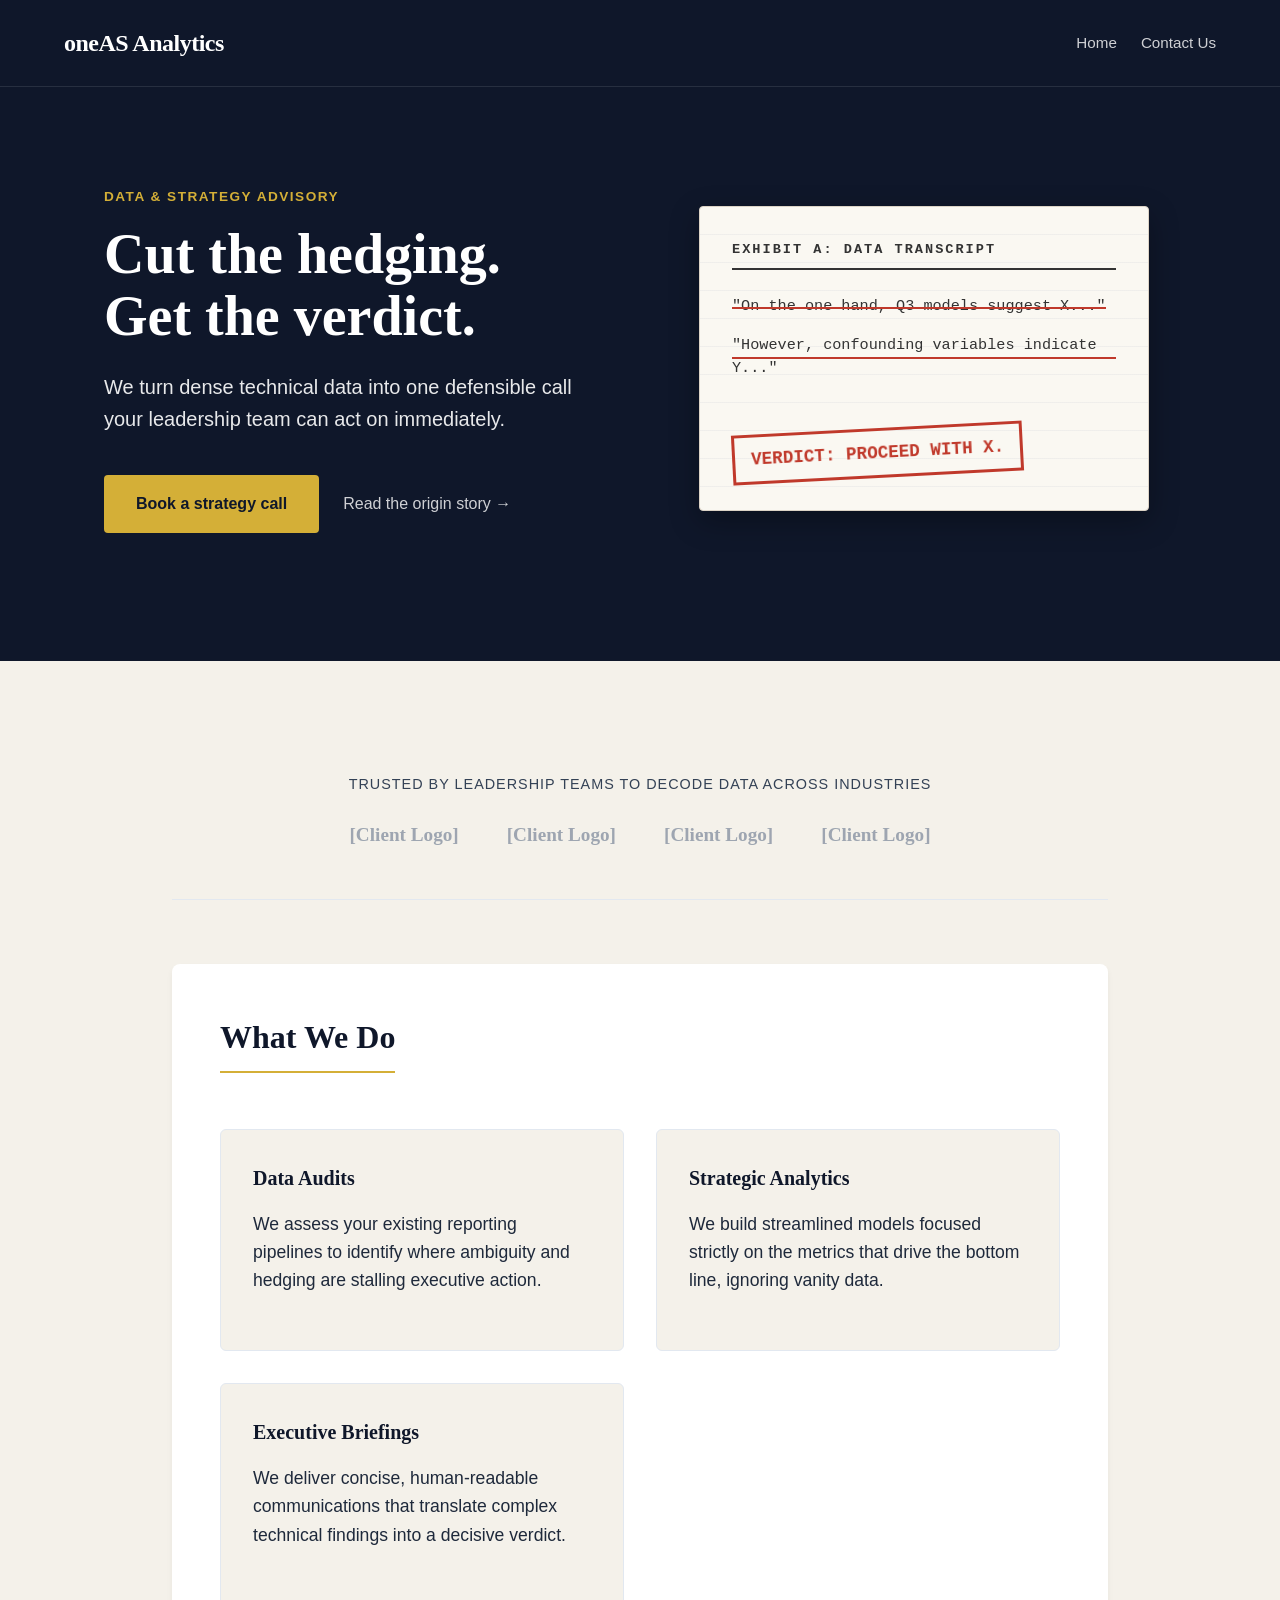
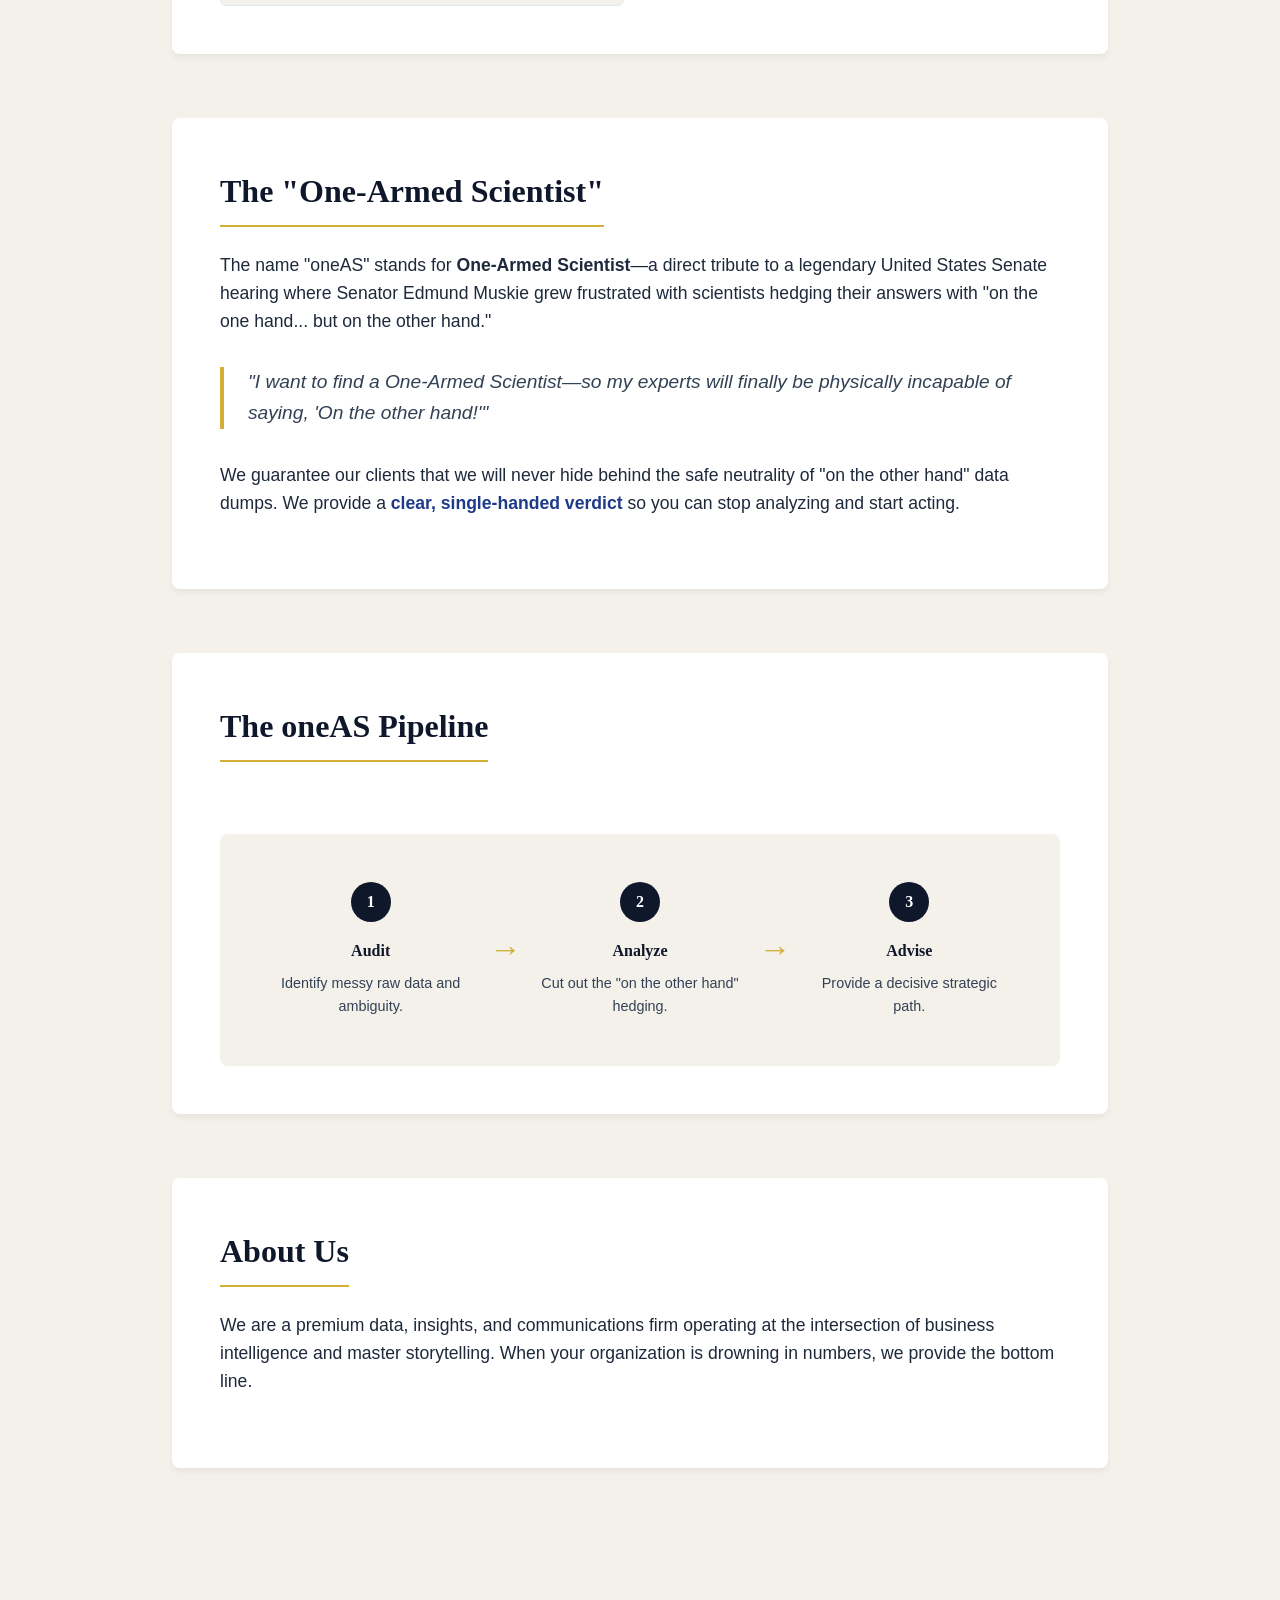
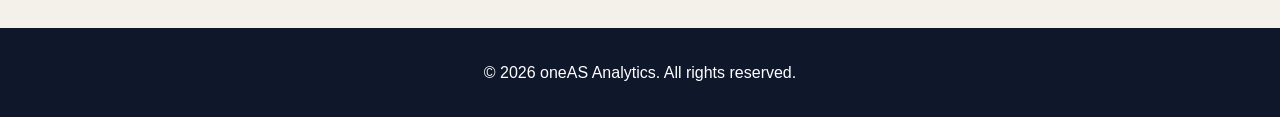
<file: index.html>
<!DOCTYPE html>
<html lang="en">
<head>
    <meta charset="UTF-8">
    <meta name="viewport" content="width=device-width, initial-scale=1.0">
    <title>oneAS Analytics | Executive Data Clarity & Strategy Consulting</title>
    <meta name="description" content="We transform complex technical datasets into decisive, human-readable strategic guidance. Cut the hedging, get the verdict.">
    <meta property="og:title" content="oneAS Analytics | Executive Data Clarity">
    <meta property="og:description" content="We transform complex technical datasets into decisive, human-readable strategic guidance.">
    <meta property="og:type" content="website">
    <link rel="stylesheet" href="assets/style.css">
</head>
<body>
    <header>
        <nav class="top-nav">
            <div class="logo">oneAS Analytics</div>
            <div class="nav-links">
                <a href="index.html" class="nav-link">Home</a>
                <a href="contact.html" class="nav-link">Contact Us</a>
            </div>
        </nav>
        <div class="hero-container">
            <div class="hero-content">
                <span class="eyebrow">Data & Strategy Advisory</span>
                <h1>Cut the hedging.<br>Get the verdict.</h1>
                <p>We turn dense technical data into one defensible call your leadership team can act on immediately.</p>
                <div class="hero-ctas">
                    <a href="contact.html" class="btn-primary">Book a strategy call</a>
                    <a href="#origin-story" class="btn-secondary">Read the origin story &rarr;</a>
                </div>
            </div>
            <div class="hero-visual">
                <div class="exhibit-card">
                    <div class="exhibit-header">EXHIBIT A: DATA TRANSCRIPT</div>
                    <div class="exhibit-body">
                        <p class="hedge-line strike-through">"On the one hand, Q3 models suggest X..."</p>
                        <p class="hedge-line strike-through">"However, confounding variables indicate Y..."</p>
                        <div class="verdict-stamp">VERDICT: PROCEED WITH X.</div>
                    </div>
                </div>
            </div>
        </div>
    </header>

    <main>
        <section class="social-proof-section">
            <p class="social-proof-text">Trusted by leadership teams to decode data across industries</p>
            <div class="client-logos">
                <span class="logo-placeholder">[Client Logo]</span>
                <span class="logo-placeholder">[Client Logo]</span>
                <span class="logo-placeholder">[Client Logo]</span>
                <span class="logo-placeholder">[Client Logo]</span>
            </div>
        </section>

        <section class="section services-section">
            <h2>What We Do</h2>
            <div class="services-grid">
                <div class="service-card">
                    <h3>Data Audits</h3>
                    <p>We assess your existing reporting pipelines to identify where ambiguity and hedging are stalling executive action.</p>
                </div>
                <div class="service-card">
                    <h3>Strategic Analytics</h3>
                    <p>We build streamlined models focused strictly on the metrics that drive the bottom line, ignoring vanity data.</p>
                </div>
                <div class="service-card">
                    <h3>Executive Briefings</h3>
                    <p>We deliver concise, human-readable communications that translate complex technical findings into a decisive verdict.</p>
                </div>
            </div>
        </section>

        <section id="origin-story" class="section">
            <h2>The "One-Armed Scientist"</h2>
            <p>The name "oneAS" stands for <strong>One-Armed Scientist</strong>—a direct tribute to a legendary United States Senate hearing where Senator Edmund Muskie grew frustrated with scientists hedging their answers with "on the one hand... but on the other hand."</p>
            <blockquote>
                "I want to find a One-Armed Scientist—so my experts will finally be physically incapable of saying, 'On the other hand!'"
            </blockquote>
            <p>We guarantee our clients that we will never hide behind the safe neutrality of "on the other hand" data dumps. We provide a <span class="highlight">clear, single-handed verdict</span> so you can stop analyzing and start acting.</p>
        </section>

        <section class="section pipeline-section">
            <h2>The oneAS Pipeline</h2>
            <div class="pipeline-graphic">
                <div class="pipeline-step">
                    <div class="step-number">1</div>
                    <h4>Audit</h4>
                    <p>Identify messy raw data and ambiguity.</p>
                </div>
                <div class="pipeline-arrow">&rarr;</div>
                <div class="pipeline-step">
                    <div class="step-number">2</div>
                    <h4>Analyze</h4>
                    <p>Cut out the "on the other hand" hedging.</p>
                </div>
                <div class="pipeline-arrow">&rarr;</div>
                <div class="pipeline-step">
                    <div class="step-number">3</div>
                    <h4>Advise</h4>
                    <p>Provide a decisive strategic path.</p>
                </div>
            </div>
        </section>

        <section class="section about-section">
            <h2>About Us</h2>
            <p>We are a premium data, insights, and communications firm operating at the intersection of business intelligence and master storytelling. When your organization is drowning in numbers, we provide the bottom line.</p>
        </section>
    </main>

    <footer>
        <p>&copy; 2026 oneAS Analytics. All rights reserved.</p>
    </footer>
</body>
</html>
</file>
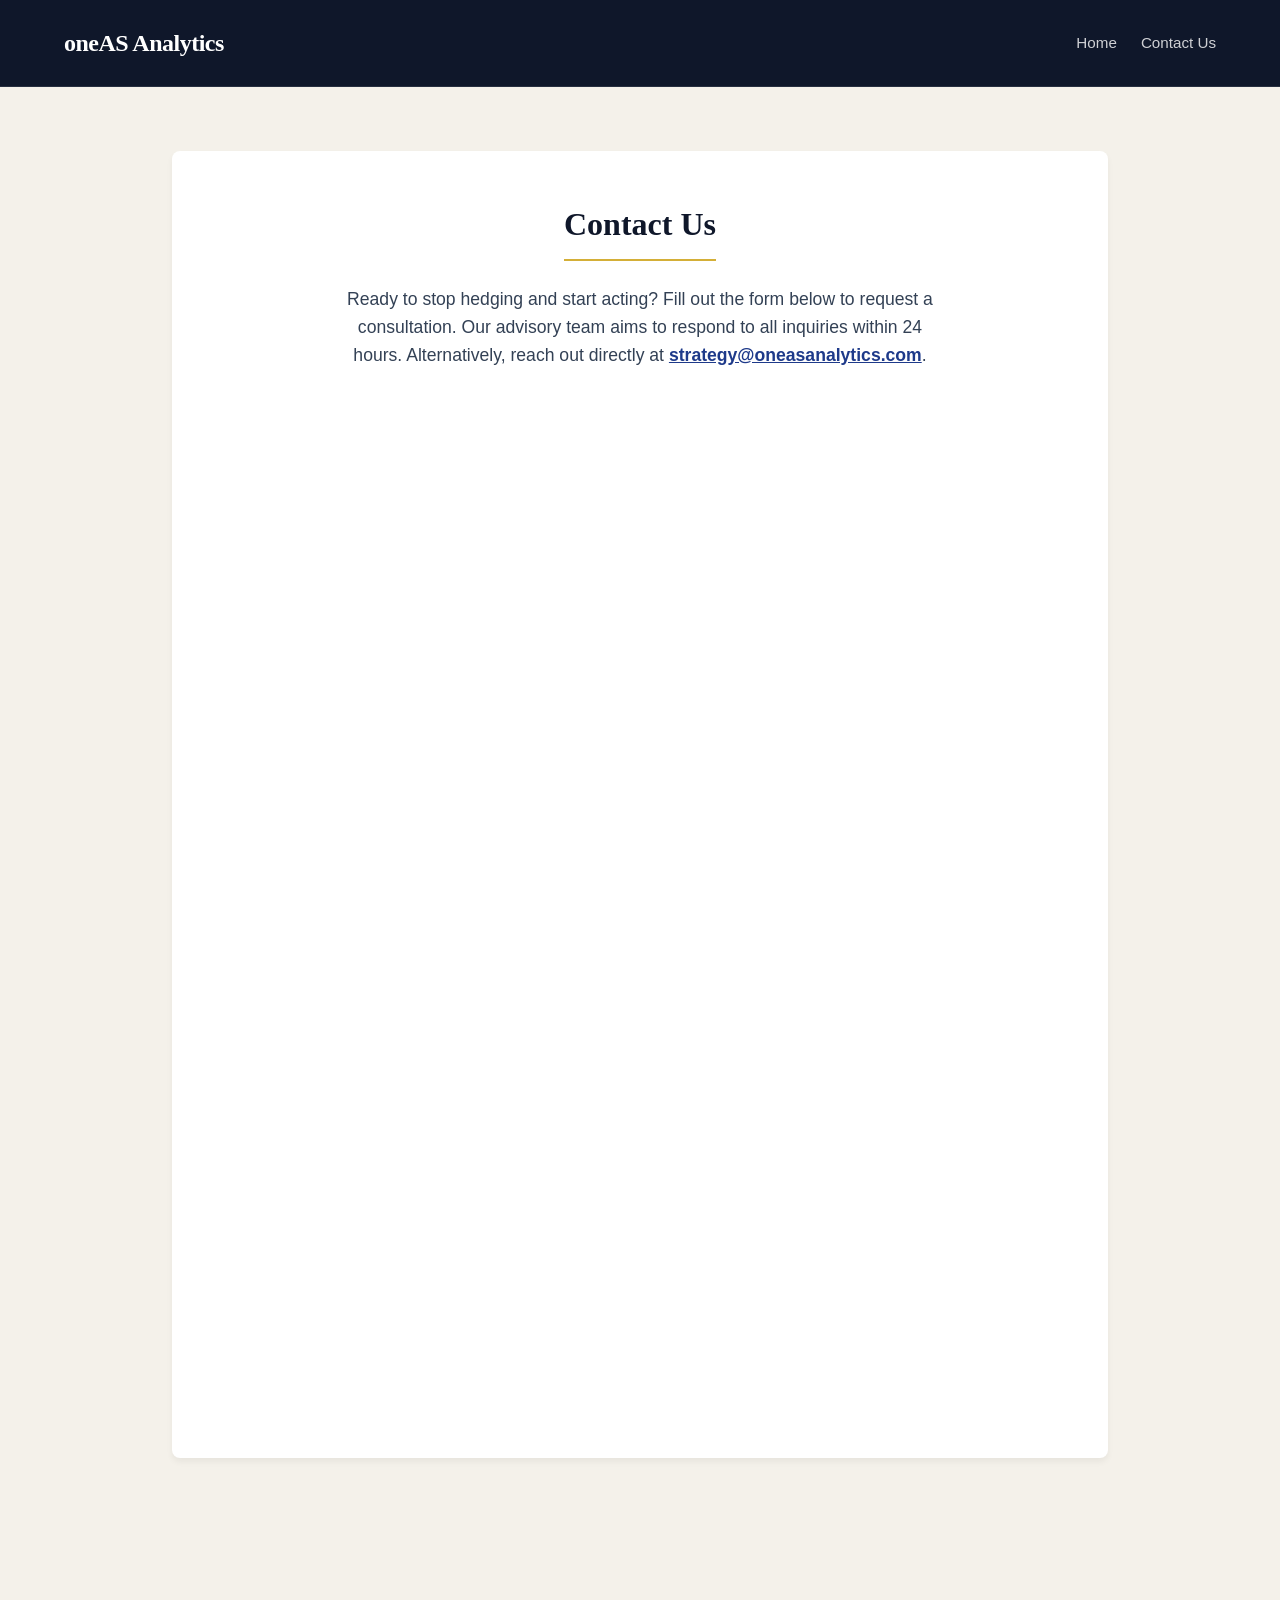
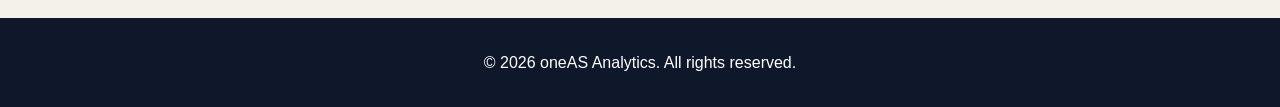
<file: contact.html>
<!DOCTYPE html>
<html lang="en">
<head>
    <meta charset="UTF-8">
    <meta name="viewport" content="width=device-width, initial-scale=1.0">
    <title>oneAS Analytics | Contact Us</title>
    <meta name="description" content="Contact oneAS Analytics to get definitive, uncompromised data clarity.">
    <link rel="stylesheet" href="assets/style.css">
    <style>
        .contact-intro {
            max-width: 600px;
            margin: 0 auto 2rem;
            font-size: 1.1rem;
            color: var(--secondary-color);
        }
        .iframe-container {
            width: 100%;
            max-width: 640px;
            margin: 0 auto;
            overflow: hidden;
        }
    </style>
</head>
<body>
    <header style="padding: 0;">
        <nav class="top-nav">
            <div class="logo">oneAS Analytics</div>
            <div class="nav-links">
                <a href="index.html" class="nav-link">Home</a>
                <a href="contact.html" class="nav-link">Contact Us</a>
            </div>
        </nav>
    </header>

    <main>
        <section class="section" style="text-align: center;">
            <h2>Contact Us</h2>
            <p class="contact-intro">Ready to stop hedging and start acting? Fill out the form below to request a consultation. Our advisory team aims to respond to all inquiries within 24 hours. Alternatively, reach out directly at <a href="mailto:strategy@oneasanalytics.com" class="highlight">strategy@oneasanalytics.com</a>.</p>
            <div class="iframe-container">
                <iframe src="https://docs.google.com/forms/d/e/1FAIpQLScFRjZQknSrdHBdHCBGeT0rUftApuD_4JOf2pjkNisgu8mGGw/viewform?embedded=true" width="100%" height="1009" frameborder="0" marginheight="0" marginwidth="0">Loading…</iframe>
            </div>
        </section>
    </main>

    <footer>
        <p>&copy; 2026 oneAS Analytics. All rights reserved.</p>
    </footer>
</body>
</html>
</file>
<file: assets/style.css>
:root {
  --primary-color: #0f172a; /* Ink Navy */
  --secondary-color: #334155;
  --accent-color: #d4af37; /* Brass/Gold */
  --text-color: #1e293b;
  --bg-color: #f4f1ea; /* Aged Paper */
  --white: #ffffff;
  --font-serif: Georgia, "Times New Roman", Times, serif;
  --font-sans: -apple-system, BlinkMacSystemFont, "Segoe UI", Roboto, Helvetica, Arial, sans-serif;
  --font-mono: "Courier New", Courier, monospace;
}

* {
  box-sizing: border-box;
  margin: 0;
  padding: 0;
}

body {
  font-family: var(--font-sans);
  line-height: 1.6;
  color: var(--text-color);
  background-color: var(--bg-color);
}

h1, h2, h3, h4, h5, h6, .logo {
  font-family: var(--font-serif);
}

header {
  background-color: var(--primary-color);
  color: var(--white);
  padding: 0 0 4rem 0;
}

.top-nav {
  display: flex;
  justify-content: space-between;
  align-items: center;
  padding: 1.5rem 5%;
  border-bottom: 1px solid rgba(255, 255, 255, 0.1);
}

.logo {
  font-size: 1.5rem;
  font-weight: bold;
  letter-spacing: -0.5px;
}

.nav-links {
  display: flex;
  gap: 1.5rem;
}

.nav-link {
  color: var(--white);
  text-decoration: none;
  font-size: 0.95rem;
  opacity: 0.8;
  transition: opacity 0.2s;
}

.nav-link:hover {
  opacity: 1;
}

.hero-container {
  display: flex;
  align-items: center;
  justify-content: space-between;
  max-width: 1200px;
  margin: 0 auto;
  padding: 6rem 5% 4rem;
  gap: 4rem;
}

.hero-content {
  flex: 1;
  text-align: left;
}

.eyebrow {
  display: inline-block;
  text-transform: uppercase;
  letter-spacing: 1.5px;
  font-size: 0.85rem;
  color: var(--accent-color);
  margin-bottom: 1rem;
  font-weight: 600;
}

.hero-content h1 {
  font-size: 3.5rem;
  line-height: 1.1;
  margin-bottom: 1.5rem;
  font-weight: 700;
}

.hero-content p {
  font-size: 1.25rem;
  opacity: 0.9;
  margin-bottom: 2.5rem;
  max-width: 500px;
}

.hero-ctas {
  display: flex;
  align-items: center;
  gap: 1.5rem;
}

.btn-primary {
  display: inline-block;
  background-color: var(--accent-color);
  color: var(--primary-color);
  padding: 1rem 2rem;
  text-decoration: none;
  font-weight: bold;
  border-radius: 4px;
  transition: transform 0.2s, background-color 0.2s;
}

.btn-primary:hover {
  background-color: #e5c158;
  transform: translateY(-2px);
}

.btn-secondary {
  color: var(--white);
  text-decoration: none;
  font-size: 1rem;
  opacity: 0.8;
  transition: opacity 0.2s;
}

.btn-secondary:hover {
  opacity: 1;
  text-decoration: underline;
}

.hero-visual {
  flex: 1;
  display: flex;
  justify-content: center;
}

.exhibit-card {
  background-color: #faf8f2;
  border: 1px solid #dcd3c6;
  padding: 2rem;
  border-radius: 4px;
  box-shadow: 0 10px 30px rgba(0, 0, 0, 0.3);
  font-family: var(--font-mono);
  color: #333;
  width: 100%;
  max-width: 450px;
  position: relative;
  text-align: left;
}

.exhibit-card::before {
  content: "";
  position: absolute;
  top: 0; left: 0; right: 0; bottom: 0;
  background: repeating-linear-gradient(transparent, transparent 27px, #e5e5e5 27px, #e5e5e5 28px);
  opacity: 0.5;
  pointer-events: none;
}

.exhibit-header {
  font-size: 0.85rem;
  text-transform: uppercase;
  letter-spacing: 2px;
  border-bottom: 2px solid #333;
  padding-bottom: 0.5rem;
  margin-bottom: 1.5rem;
  font-weight: bold;
}

.exhibit-body p {
  margin-bottom: 1rem;
  font-size: 0.95rem;
  line-height: 1.5;
}

.strike-through {
  position: relative;
  display: inline-block;
}

.strike-through::after {
  content: '';
  position: absolute;
  top: 50%;
  left: 0;
  width: 0;
  height: 2px;
  background-color: #c0392b; /* Redaction ink */
  animation: strikeLine 1s forwards;
  animation-delay: 0.5s;
}

.exhibit-body p:nth-child(2).strike-through::after {
  animation-delay: 1.5s;
}

@keyframes strikeLine {
  to { width: 100%; }
}

.verdict-stamp {
  margin-top: 2rem;
  color: #c0392b;
  font-weight: bold;
  font-size: 1.1rem;
  border: 3px solid #c0392b;
  display: inline-block;
  padding: 0.5rem 1rem;
  transform: rotate(-3deg);
  opacity: 0;
  animation: stampIn 0.3s forwards cubic-bezier(0.175, 0.885, 0.32, 1.275);
  animation-delay: 2.5s;
}

@keyframes stampIn {
  from { opacity: 0; transform: scale(2) rotate(-15deg); }
  to { opacity: 1; transform: scale(1) rotate(-3deg); }
}

main {
  max-width: 1000px;
  margin: 0 auto;
  padding: 4rem 2rem;
}

.section {
  margin-bottom: 4rem;
  background: var(--white);
  padding: 3rem;
  border-radius: 8px;
  box-shadow: 0 4px 6px rgba(0, 0, 0, 0.05);
}

.section h2 {
  color: var(--primary-color);
  font-size: 2rem;
  margin-bottom: 1.5rem;
  border-bottom: 2px solid var(--accent-color);
  padding-bottom: 0.5rem;
  display: inline-block;
}

.section p {
  font-size: 1.1rem;
  margin-bottom: 1.5rem;
}

.highlight {
  font-weight: 600;
  color: #1e3a8a; /* Darker blue for better contrast against aged paper */
}

blockquote {
  border-left: 4px solid var(--accent-color);
  padding-left: 1.5rem;
  margin: 2rem 0;
  font-style: italic;
  color: var(--secondary-color);
  font-size: 1.2rem;
}

footer {
  text-align: center;
  padding: 2rem;
  background-color: var(--primary-color);
  color: var(--white);
  margin-top: 2rem;
}

/* Content Sections */
.social-proof-section {
  text-align: center;
  padding: 3rem 0;
  border-bottom: 1px solid #e2e8f0;
  margin-bottom: 4rem;
}

.social-proof-text {
  font-size: 0.9rem;
  text-transform: uppercase;
  letter-spacing: 1px;
  color: var(--secondary-color);
  margin-bottom: 1.5rem;
}

.client-logos {
  display: flex;
  justify-content: center;
  gap: 3rem;
  flex-wrap: wrap;
  opacity: 0.6;
}

.logo-placeholder {
  font-family: var(--font-serif);
  font-weight: bold;
  font-size: 1.2rem;
  color: #64748b;
}

.services-grid {
  display: grid;
  grid-template-columns: repeat(auto-fit, minmax(280px, 1fr));
  gap: 2rem;
  margin-top: 2rem;
}

.service-card {
  background: var(--bg-color);
  padding: 2rem;
  border-radius: 6px;
  border: 1px solid #e2e8f0;
}

.service-card h3 {
  color: var(--primary-color);
  margin-bottom: 1rem;
  font-size: 1.25rem;
}

.pipeline-graphic {
  display: flex;
  align-items: center;
  justify-content: space-between;
  margin-top: 3rem;
  background: var(--bg-color);
  padding: 3rem;
  border-radius: 8px;
}

.pipeline-step {
  text-align: center;
  flex: 1;
}

.step-number {
  width: 40px;
  height: 40px;
  background: var(--primary-color);
  color: var(--white);
  border-radius: 50%;
  display: flex;
  align-items: center;
  justify-content: center;
  margin: 0 auto 1rem;
  font-weight: bold;
  font-family: var(--font-serif);
}

.pipeline-step h4 {
  margin-bottom: 0.5rem;
  color: var(--primary-color);
}

.pipeline-step p {
  font-size: 0.9rem;
  color: var(--secondary-color);
  margin-bottom: 0;
}

.pipeline-arrow {
  font-size: 2rem;
  color: var(--accent-color);
  padding: 0 1rem;
}

@media (max-width: 900px) {
  .hero-container {
    flex-direction: column;
    text-align: center;
    padding: 4rem 5%;
  }

  .hero-content {
    text-align: center;
  }

  .hero-content p {
    margin: 0 auto 2.5rem;
  }

  .hero-ctas {
    justify-content: center;
  }

  .exhibit-card {
    margin-top: 2rem;
  }
}

@media (max-width: 768px) {
  .hero-content h1 {
    font-size: 2.5rem;
  }
  .section {
    padding: 2rem;
  }
  .pipeline-graphic {
    flex-direction: column;
    gap: 2rem;
  }
  .pipeline-arrow {
    transform: rotate(90deg);
  }
}
</file>
